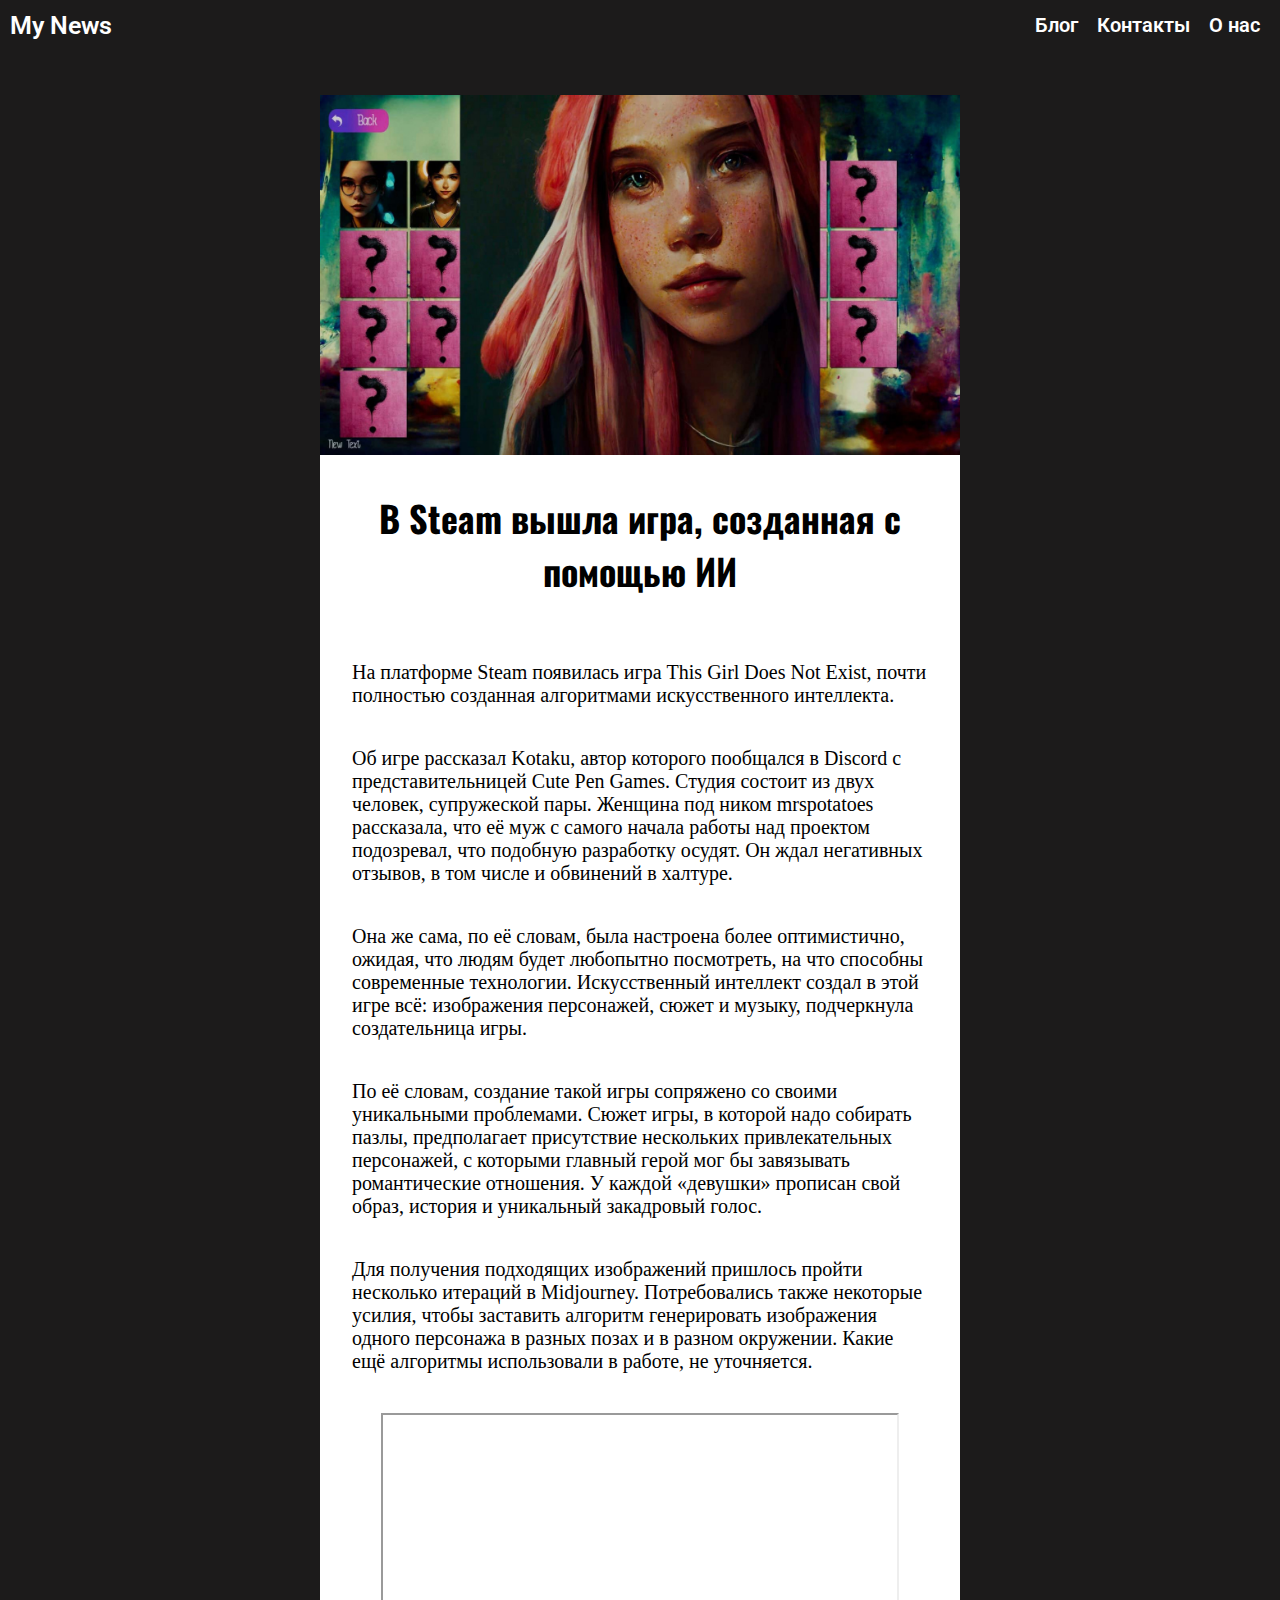
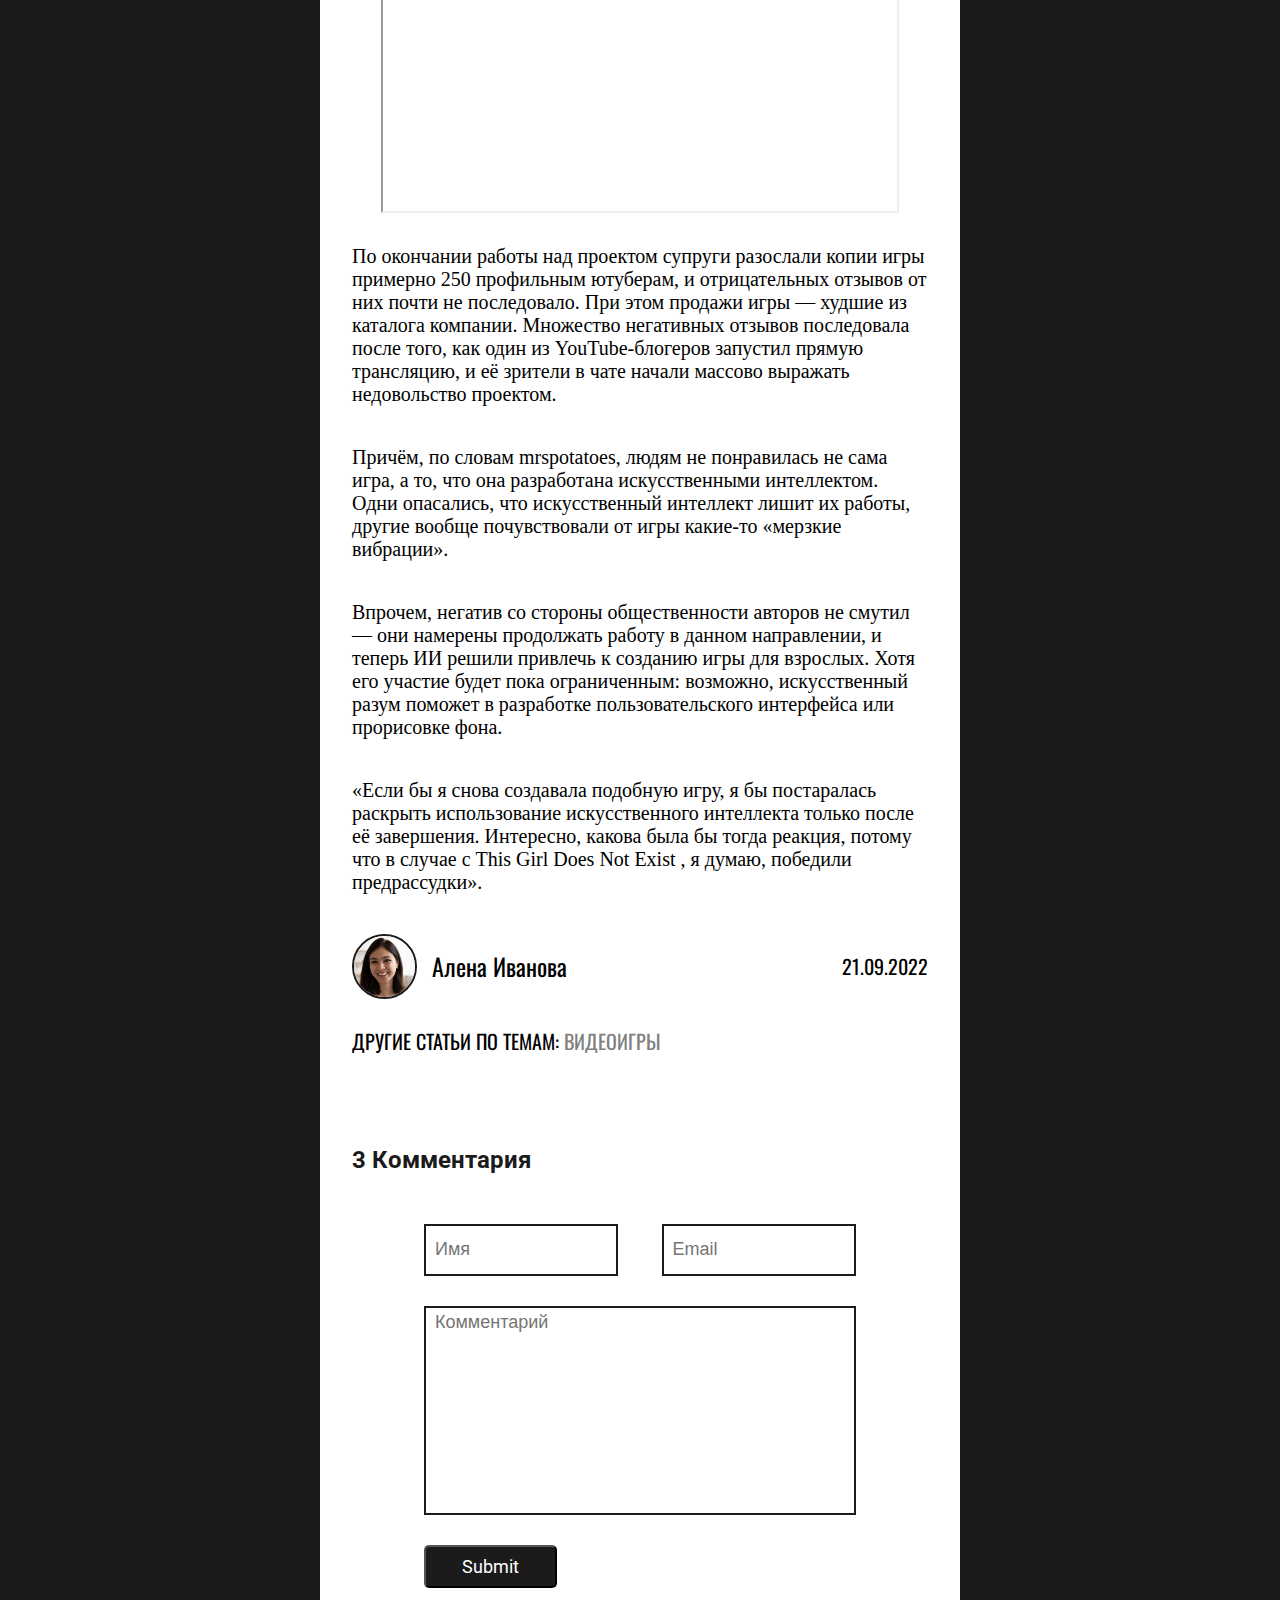
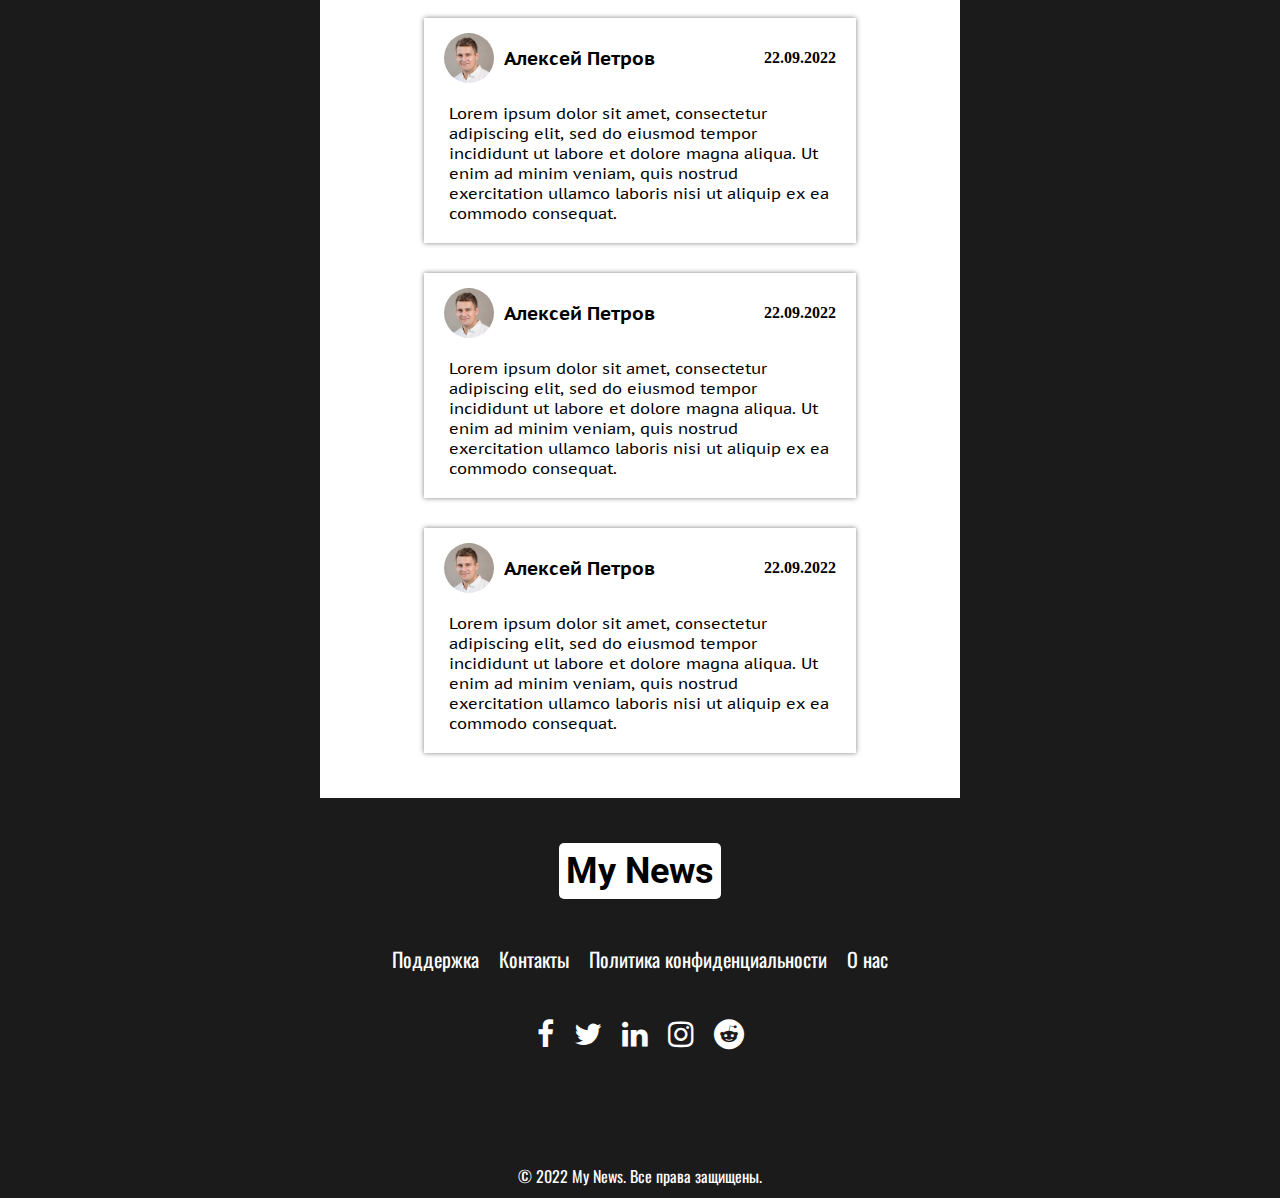
<file: blogpost.html>
<!DOCTYPE html>

<html lang="ru">
    
    <head>
        <meta charset="UTF-8">
        <meta name="viewport" content="width=device-width, initial-scale=1">
        <link href="css/blogpost.css" rel="stylesheet">
        <link href="https://fonts.googleapis.com/css2?family=Roboto:wght@500&display=swap" rel="stylesheet">
        <link href="https://fonts.googleapis.com/css2?family=Quicksand:wght@500&display=swap" rel="stylesheet">
        <link href="https://fonts.googleapis.com/css2?family=Oswald:wght@400;500&display=swap" rel="stylesheet">
        <link href="https://fonts.googleapis.com/css2?family=PT+Sans+Caption&display=swap" rel="stylesheet">
        <link rel="stylesheet" href="https://cdnjs.cloudflare.com/ajax/libs/font-awesome/4.7.0/css/font-awesome.min.css">
        <title>Статья</title>
    </head>

    <body>       
        <header>
            <nav>
                <div class="logo">
                    <a href = "#">My News</a>
                </div>
                <ul>
                    <li><a href="#">Блог</a></li>
                    <li><a href="#">Контакты</a></li>
                    <li><a href="#">О нас</a></li>
                </ul>
            </nav>
        </header>

        <main>
            <section class="container">
                
                <img src="images/videogame.jpeg" class="article-head" alt="AI videogame">
                
                <h1 class="article-name">В Steam вышла игра, созданная с помощью ИИ</h1>
                
                <section class="contents">
                    <p>На платформе Steam появилась игра This Girl Does Not Exist, почти полностью созданная алгоритмами искусственного интеллекта.</p>
                    <p>Об игре рассказал Kotaku, автор которого пообщался в Discord с представительницей Cute Pen Games. Студия состоит из двух человек,
                     супружеской пары. Женщина под ником mrspotatoes рассказала, что её муж с самого начала работы над проектом подозревал, что подобную разработку осудят. 
                     Он ждал негативных отзывов, в том числе и обвинений в халтуре.
                    </p>
                    <p>Она же сама, по её словам, была настроена более оптимистично, ожидая, что людям будет любопытно посмотреть, на что способны современные технологии. 
                    Искусственный интеллект создал в этой игре всё: изображения персонажей, сюжет и музыку, подчеркнула создательница игры.
                    </p>
                    <p>По её словам, создание такой игры сопряжено со своими уникальными проблемами. Сюжет игры, в которой надо собирать пазлы, предполагает присутствие 
                        нескольких привлекательных персонажей, с которыми главный герой мог бы завязывать романтические отношения. У каждой «девушки» прописан свой образ, 
                        история и уникальный закадровый голос.
                    </p>
                    <p>Для получения подходящих изображений пришлось пройти несколько итераций в Midjourney. Потребовались также некоторые усилия, чтобы заставить алгоритм 
                        генерировать изображения одного персонажа в разных позах и в разном окружении. Какие ещё алгоритмы использовали в работе, не уточняется.
                    </p>
                    <iframe src="https://www.youtube.com/embed/TPZ-KsKpxPs"></iframe>
                    <p>По окончании работы над проектом супруги разослали копии игры примерно 250 профильным ютуберам, и отрицательных отзывов от них почти не последовало. 
                        При этом продажи игры — худшие из каталога компании. Множество негативных отзывов последовала после того, как один из YouTube-блогеров запустил прямую 
                        трансляцию, и её зрители в чате начали массово выражать недовольство проектом.
                    </p>
                    <p>Причём, по словам mrspotatoes, людям не понравилась не сама игра, а то, что она разработана искусственными интеллектом. Одни опасались, что искусственный
                         интеллект лишит их работы, другие вообще почувствовали от игры какие-то «мерзкие вибрации».
                    </p>
                    <p>Впрочем, негатив со стороны общественности авторов не смутил — они намерены продолжать работу в данном направлении, и теперь ИИ решили привлечь к созданию
                         игры для взрослых. Хотя его участие будет пока ограниченным: возможно, искусственный разум поможет в разработке пользовательского интерфейса или прорисовке фона.
                    </p>
                    <p>«Если бы я снова создавала подобную игру, я бы постаралась раскрыть использование искусственного интеллекта только после её завершения. Интересно, какова была бы
                         тогда реакция, потому что в случае с This Girl Does Not Exist , я думаю, победили предрассудки».
                    </p>
                </section>
                
                <section class="info">
                    <div class="author">
                        <img src="images/journalist.jpg" alt="Author photo">
                        <h3>Алена Иванова</h3>
                    </div>
                    <time>
                        21.09.2022
                    </time>
                </section>
                
                <section class="tags">
                    <p>ДРУГИЕ СТАТЬИ ПО ТЕМАМ: <span><a href="#" class="tag" id="videogames">ВИДЕОИГРЫ</a></span></p>
                </section>  
                
                <section class="comment-section">
                    <h2>3 Комментария</h2>
                    <form>
                        <div class="identity">
                            <input name="name" placeholder="Имя" autocomplete="off" required>
                            <input type="text" name="email" placeholder="Email" autocomplete="off" required>
                        </div>                        
                        <input type="text" name="comment" placeholder="Комментарий" autocomplete="off" class="post-comment" required>
                        <input type="submit" name="post-comment" class="submit-button">
                    </form>

                    <article class="comment">
                        <div class="review-header">
                            <div class="author-info">
                                <img src="images/customer.jpg" alt="Comment author photo">
                                <h3 class="author-name">Алексей Петров</h3>
                            </div>
                            <time>22.09.2022</time>
                        </div>
                        <div class="review-text">
                            <p>Lorem ipsum dolor sit amet, consectetur adipiscing elit, sed do eiusmod tempor incididunt ut 
                                labore et dolore magna aliqua. Ut enim ad minim veniam, quis nostrud exercitation ullamco laboris 
                                nisi ut aliquip ex ea commodo consequat.
                            </p>
                        </div>
                    </article>

                    <article class="comment">
                        <div class="review-header">
                            <div class="author-info">
                                <img src="images/customer.jpg" alt="Comment author photo">
                                <h3 class="author-name">Алексей Петров</h3>
                            </div>
                            <time>22.09.2022</time>
                        </div>
                        <div class="review-text">
                            <p>Lorem ipsum dolor sit amet, consectetur adipiscing elit, sed do eiusmod tempor incididunt ut 
                                labore et dolore magna aliqua. Ut enim ad minim veniam, quis nostrud exercitation ullamco laboris 
                                nisi ut aliquip ex ea commodo consequat.
                            </p>
                        </div>
                    </article>

                    <article class="comment">
                        <div class="review-header">
                            <div class="author-info">
                                <img src="images/customer.jpg" alt="Comment author photo">
                                <h3 class="author-name">Алексей Петров</h3>
                            </div>
                            <time>22.09.2022</time>
                        </div>
                        <div class="review-text">
                            <p>Lorem ipsum dolor sit amet, consectetur adipiscing elit, sed do eiusmod tempor incididunt ut 
                                labore et dolore magna aliqua. Ut enim ad minim veniam, quis nostrud exercitation ullamco laboris 
                                nisi ut aliquip ex ea commodo consequat.
                            </p>
                        </div>
                    </article>
                        
                    </section>
                </section>
            </section>
        </main>

        <footer>
            <section class="container-footer">
                <div class="logo-footer">
                    <a href="#"><h2>My News</h2></a>
                </div>
                <nav class="info-footer">
                    <ul>
                        <li><a href="">Поддержка</a></li>
                        <li><a href="">Контакты</a></li>
                        <li><a href="">Политика конфиденциальности</a></li>
                        <li><a href="">О нас</a></li>                       
                    </ul>
                </nav>
                <section class = "social-links">
                    <a href="#" class="fa fa-facebook"></a>
                    <a href="#" class="fa fa-twitter"></a>
                    <a href="#" class="fa fa-linkedin"></a>
                    <a href="#" class="fa fa-instagram"></a>
                    <a href="#" class="fa fa-reddit"></a>
                </section>
                <p class="copyright">&copy 2022 My News. Все права защищены.</p>
            </section>
        </footer>
    </body>
</html>
</file>
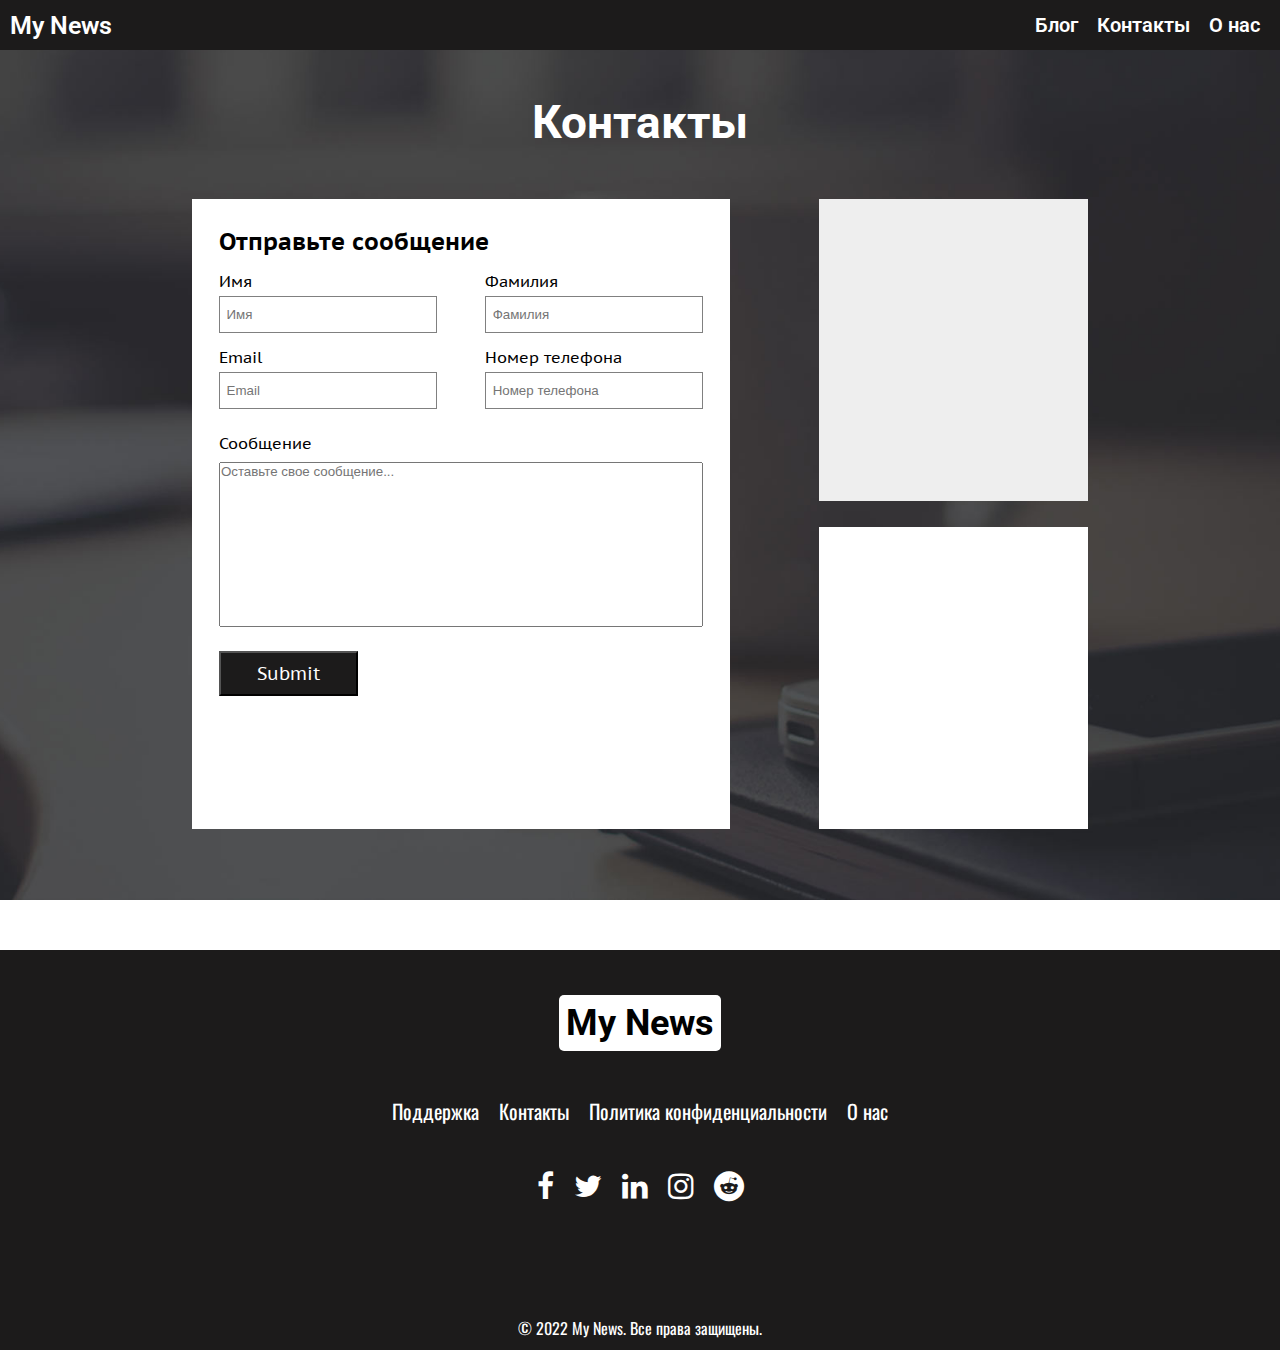
<file: contacts.html>
<!DOCTYPE html>

<html lang="ru">
    
    <head>
        <meta charset="UTF-8">
        <meta name="viewport" content="width=device-width, initial-scale=1">
        <link href="css/contacts.css" rel="stylesheet">
        <link href="https://fonts.googleapis.com/css2?family=Roboto:wght@500&display=swap" rel="stylesheet">
        <link href="https://fonts.googleapis.com/css2?family=Quicksand:wght@500&display=swap" rel="stylesheet">
        <link href="https://fonts.googleapis.com/css2?family=Oswald:wght@400;500&display=swap" rel="stylesheet">
        <link href="https://fonts.googleapis.com/css2?family=PT+Sans+Caption&display=swap" rel="stylesheet">
        <link rel="stylesheet" href="https://cdnjs.cloudflare.com/ajax/libs/font-awesome/4.7.0/css/font-awesome.min.css">

        <script type="text/javascript" charset="utf-8" async 
        src="https://api-maps.yandex.ru/services/constructor/1.0/js/?um=constructor%3A55a91c0b3a271625636b17c3ffc0ab208ffc7f1bd7eed310da21653db5369930&amp;width=500&amp;height=400&amp;lang=ru_RU&amp;scroll=true">
        </script>
        <title>Блог</title>
    </head>
    
    <body>       
        <header>
            <nav>
                <div class="logo">
                    <a href = "#">My News</a>
                </div>
                <ul>
                    <li><a href="#">Блог</a></li>
                    <li><a href="#">Контакты</a></li>
                    <li><a href="#">О нас</a></li>
                </ul>
            </nav>
        </header>

        <main>
            <section class="container">
                <h1>Контакты</h1>
                <section class="contents">
                    <form>
                        <h2>Отправьте сообщение</h2>
                        <div class="form-row">
                            <div class="form-column">
                                <p>Имя</p>
                                <input type="text" placeholder="Имя">
                            </div>
                            <div class="form-column">
                                <p>Фамилия</p>
                                <input type="text" placeholder="Фамилия">
                            </div>
                        </div>
                        <div class="form-row">
                            <div class="form-column">
                                <p>Email</p>
                                <input type="text" placeholder="Email">
                            </div>
                            <div class="form-column">
                                <p>Номер телефона</p>
                                <input type="text" placeholder="Номер телефона">
                            </div>
                        </div>
                        <div class="form-message">
                            <p>Сообщение</p>
                            <input type="text" placeholder="Оставьте свое сообщение...">
                        </div>
                        <input type="submit" class="submit-button">
                    </form>
                    <div class="info">
                        <div class="contacts">

                        </div>
                        <div class="map">

                        </div>
                    </div>
                </section>
            </section>
        </main>

        <footer>
            <section class="container-footer">
                <div class="logo-footer">
                    <a href="#"><h2>My News</h2></a>
                </div>
                <nav class="info-footer">
                    <ul>
                        <li><a href="">Поддержка</a></li>
                        <li><a href="">Контакты</a></li>
                        <li><a href="">Политика конфиденциальности</a></li>
                        <li><a href="">О нас</a></li>                       
                    </ul>
                </nav>
                <section class = "social-links">
                    <a href="#" class="fa fa-facebook"></a>
                    <a href="#" class="fa fa-twitter"></a>
                    <a href="#" class="fa fa-linkedin"></a>
                    <a href="#" class="fa fa-instagram"></a>
                    <a href="#" class="fa fa-reddit"></a>
                </section>
                <p class="copyright">&copy 2022 My News. Все права защищены.</p>
            </section>
        </footer>
    
    </body>

</html>
</file>
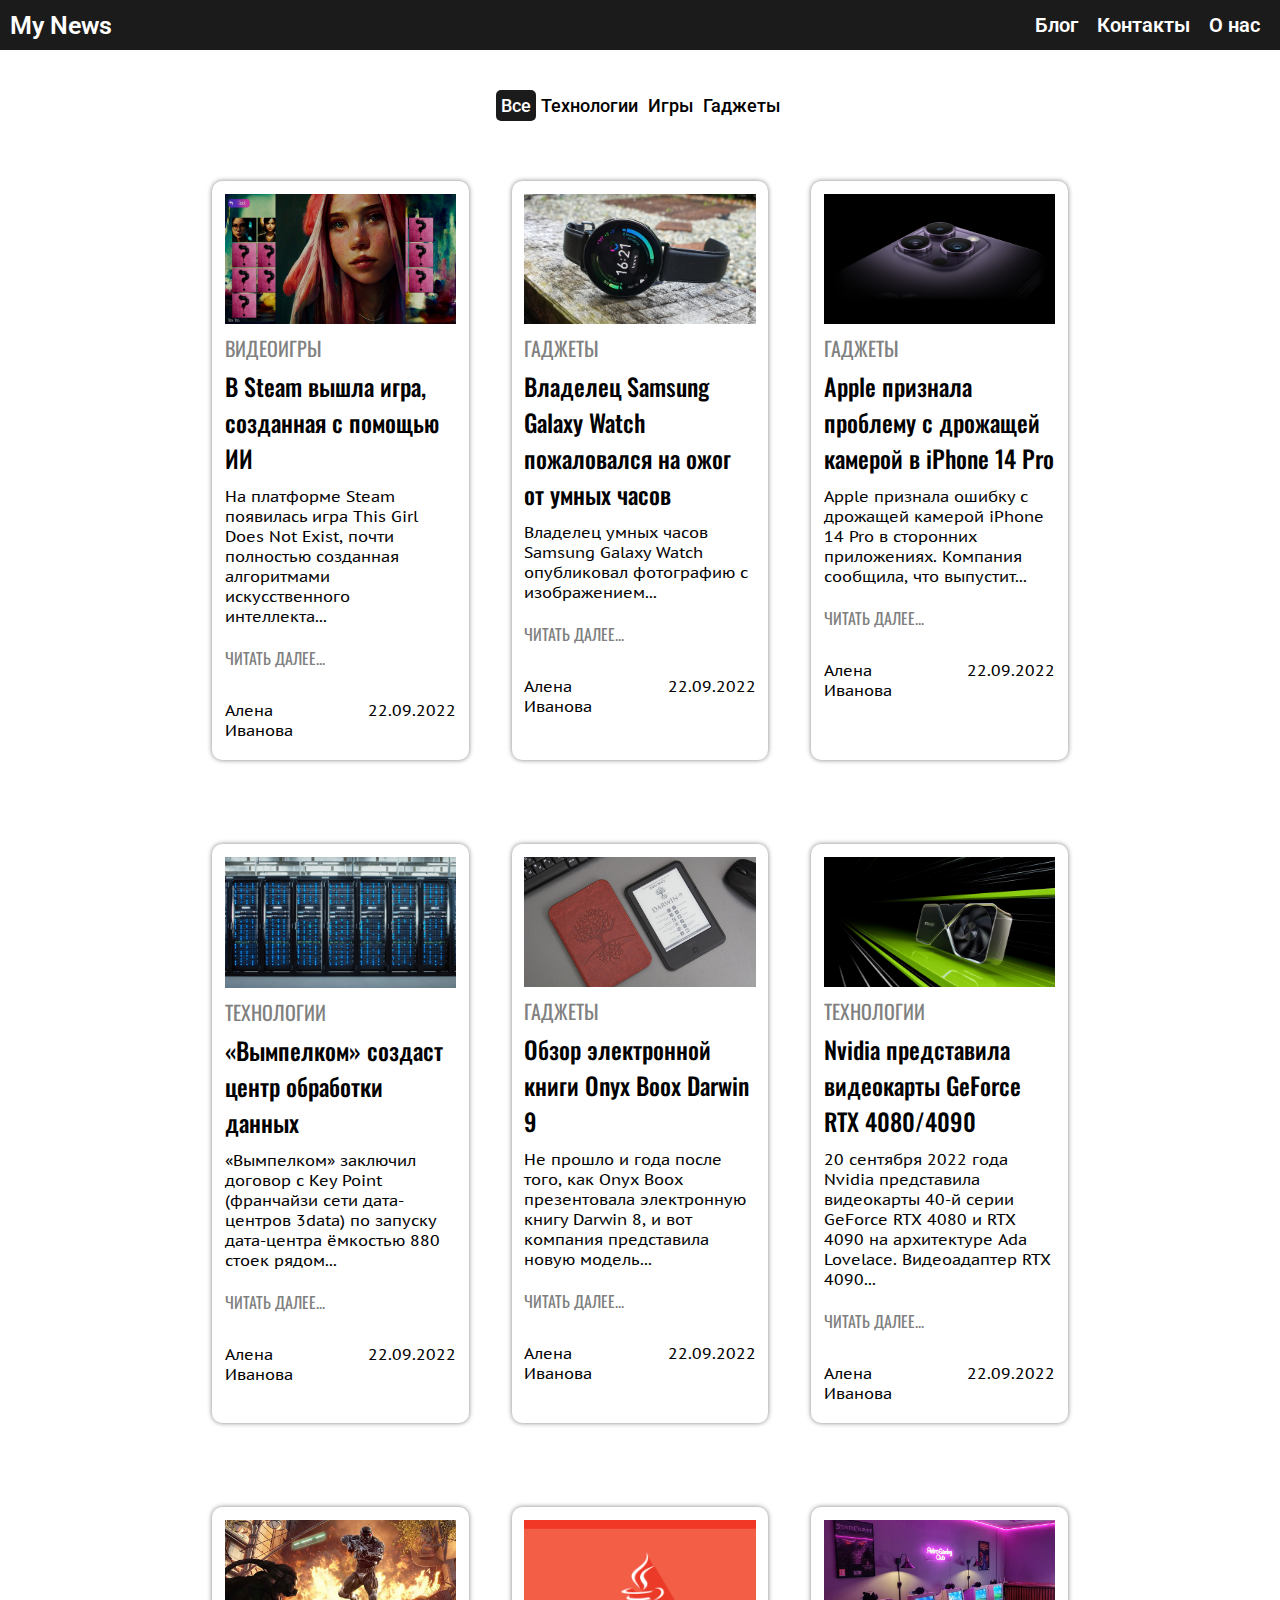
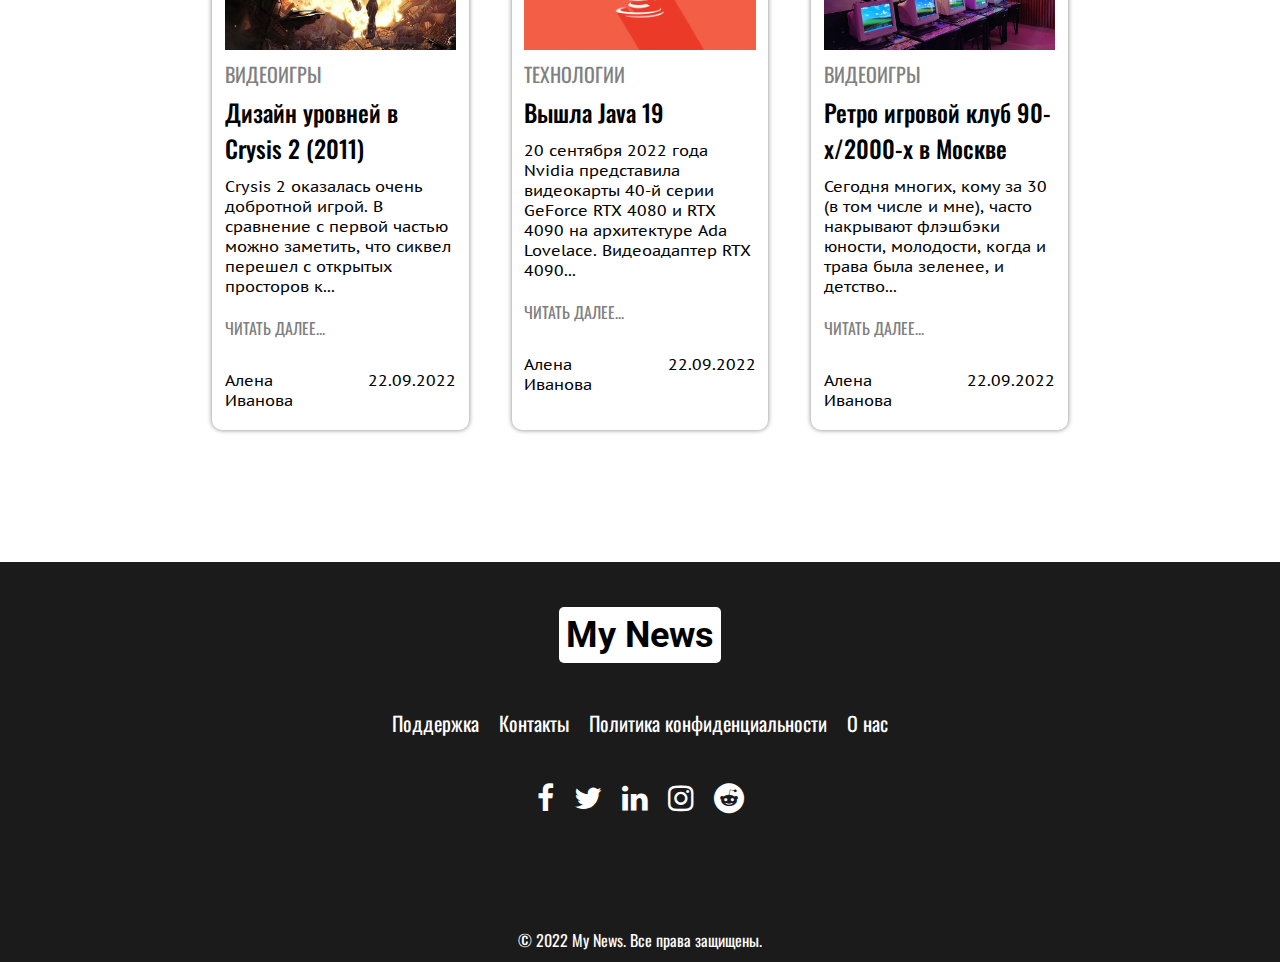
<file: feed.html>
<!DOCTYPE html>

<html lang="ru">
    
    <head>
        <meta charset="UTF-8">
        <meta name="viewport" content="width=device-width, initial-scale=1">
        <link href="css/feed.css" rel="stylesheet">
        <link href="https://fonts.googleapis.com/css2?family=Roboto:wght@500&display=swap" rel="stylesheet">
        <link href="https://fonts.googleapis.com/css2?family=Quicksand:wght@500&display=swap" rel="stylesheet">
        <link href="https://fonts.googleapis.com/css2?family=Oswald:wght@400;500&display=swap" rel="stylesheet">
        <link href="https://fonts.googleapis.com/css2?family=PT+Sans+Caption&display=swap" rel="stylesheet">
        <link rel="stylesheet" href="https://cdnjs.cloudflare.com/ajax/libs/font-awesome/4.7.0/css/font-awesome.min.css">
        <title>Блог</title>
    </head>
    
    <body>       
        <header>
            <nav>
                <div class="logo">
                    <a href = "#">My News</a>
                </div>
                <ul>
                    <li><a href="#">Блог</a></li>
                    <li><a href="#">Контакты</a></li>
                    <li><a href="#">О нас</a></li>
                </ul>
            </nav>
        </header>

        <main>
            <div class="container">
                <nav class="themes">
                    <button id="all" class="active-button">Все</button>
                    <button id="tech">Технологии</button>
                    <button id="vg">Игры</button>
                    <button id="gadget">Гаджеты</button>
                </nav>

                <section class="articles">

                    <article class="videogames">
                        <a href=""><img src="images/videogame.jpeg" alt="AI videogame"></a>
                        <p class="theme">ВИДЕОИГРЫ</p>
                        <h2>В Steam вышла игра, созданная с помощью ИИ</h2>
                        <p>На платформе Steam появилась игра This Girl Does Not Exist, почти полностью созданная алгоритмами искусственного интеллекта...</p>
                        <a href ="#" class="read-more"> ЧИТАТЬ ДАЛЕЕ...</a>
                          <section class="info">
                              <p>Алена Иванова</p>
                              <time>22.09.2022</time>
                          </section>
                    </article>

                    <article class="gadgets">
                        <a href=""><img src="images/watch.jpeg" alt="Smart Watch"></a>
                        <p class="theme">ГАДЖЕТЫ</p>
                        <h2>Владелец Samsung Galaxy Watch пожаловался на ожог от умных часов</h2>
                        <p>Владелец умных часов Samsung Galaxy Watch опубликовал фотографию с изображением...</p>
                        <a href ="#" class="read-more"> ЧИТАТЬ ДАЛЕЕ...</a>
                        <section class="info">
                          <p>Алена Иванова</p>
                          <time>22.09.2022</time>
                      </section>
                    </article>

                    <article class="gadgets">
                        <a href=""><img src="images/iphone.jpg" alt="iPhone camera"></a>
                        <p class="theme">ГАДЖЕТЫ</p>
                        <h2>Apple признала проблему с дрожащей камерой в iPhone 14 Pro</h2>
                        <p>Apple признала ошибку с дрожащей камерой iPhone 14 Pro в сторонних приложениях. Компания сообщила, что выпустит...</p>
                        <a href ="#" class="read-more"> ЧИТАТЬ ДАЛЕЕ...</a>
                        <section class="info">
                            <p>Алена Иванова</p>
                            <time>22.09.2022</time>
                        </section>
                    </article>
                    
                    <article class="tech">
                      <a href=""><img src="images/server.jpeg" alt="Server room"></a>
                      <p class="theme">ТЕХНОЛОГИИ</p>
                      <h2>«Вымпелком» создаст центр обработки данных</h2>
                      <p>«Вымпелком» заключил договор с Key Point (франчайзи cети дата-центров 3data) по запуску дата-центра ёмкостью 880 стоек рядом...</p>
                      <a href ="#" class="read-more"> ЧИТАТЬ ДАЛЕЕ...</a>
                      <section class="info">
                        <p>Алена Иванова</p>
                        <time>22.09.2022</time>
                      </section>
                    </article>

                    <article class="gadgets">
                        <a href=""><img src="images/book.jpg" alt="eBook"></a>
                        <p class="theme">ГАДЖЕТЫ</p>
                        <h2>Обзор электронной книги Onyx Boox Darwin 9</h2>
                        <p>Не прошло и года после того, как Onyx Boox презентовала электронную книгу Darwin 8, и вот компания представила новую модель...</p>
                        <a href ="#" class="read-more"> ЧИТАТЬ ДАЛЕЕ...</a>
                        <section class="info">
                          <p>Алена Иванова</p>
                          <time>22.09.2022</time>
                        </section>
                    </article>

                    <article class="tech">
                        <a href=""><img src="images/gpu.jpeg" alt="RTX GPU"></a>
                        <p class="theme">ТЕХНОЛОГИИ</p>
                        <h2>Nvidia представила видеокарты GeForce RTX 4080/4090</h2>
                        <p>20 сентября 2022 года Nvidia представила видеокарты 40-й серии GeForce RTX 4080 и RTX 4090 на архитектуре Ada Lovelace. Видеоадаптер RTX 4090...</p>
                        <a href ="#" class="read-more"> ЧИТАТЬ ДАЛЕЕ...</a>
                        <section class="info">
                            <p>Алена Иванова</p>
                            <time>22.09.2022</time>
                        </section>
                    </article>


                    <article class="videogames">
                        <a href=""><img src="images/crysis.jpg" alt="Crysis 2"></a>
                        <p class="theme">ВИДЕОИГРЫ</p>
                        <h2>Дизайн уровней в Crysis 2 (2011)</h2>
                        <p>Crysis 2 оказалась очень добротной игрой. В сравнение с первой частью можно заметить, что сиквел перешел с открытых просторов к...</p>
                        <a href ="#" class="read-more"> ЧИТАТЬ ДАЛЕЕ...</a>
                        <section class="info">
                          <p>Алена Иванова</p>
                          <time>22.09.2022</time>
                        </section>
                    </article>

                    <article class="tech">
                        <a href=""><img src="images/java.jpg" alt="Java logo"></a>
                        <p class="theme">ТЕХНОЛОГИИ</p>
                        <h2>Вышла Java 19</h2>
                        <p>20 сентября 2022 года Nvidia представила видеокарты 40-й серии GeForce RTX 4080 и RTX 4090 на архитектуре Ada Lovelace. Видеоадаптер RTX 4090...</p>
                        <a href ="#" class="read-more"> ЧИТАТЬ ДАЛЕЕ...</a>
                        <section class="info">
                            <p>Алена Иванова</p>
                            <time>22.09.2022</time>
                        </section>
                    </article>


                    <article class="videogames">
                        <a href=""><img src="images/retro.jpg" alt="Retro PC"></a>
                        <p class="theme">ВИДЕОИГРЫ</p>
                        <h2>Ретро игровой клуб 90-х/2000-х в Москве</h2>
                        <p>Сегодня многих, кому за 30 (в том числе и мне), часто накрывают флэшбэки юности, молодости, когда и трава была зеленее, и детство...</p>
                        <a href ="#" class="read-more"> ЧИТАТЬ ДАЛЕЕ...</a>
                        <section class="info">
                          <p>Алена Иванова</p>
                          <time>22.09.2022</time>
                        </section>
                    </article>


            </div>
        </main>

        <footer>
            <section class="container-footer">
                <div class="logo-footer">
                    <a href="#"><h2>My News</h2></a>
                </div>
                <nav class="info-footer">
                    <ul>
                        <li><a href="">Поддержка</a></li>
                        <li><a href="">Контакты</a></li>
                        <li><a href="">Политика конфиденциальности</a></li>
                        <li><a href="">О нас</a></li>                       
                    </ul>
                </nav>
                <section class = "social-links">
                    <a href="#" class="fa fa-facebook"></a>
                    <a href="#" class="fa fa-twitter"></a>
                    <a href="#" class="fa fa-linkedin"></a>
                    <a href="#" class="fa fa-instagram"></a>
                    <a href="#" class="fa fa-reddit"></a>
                </section>
                <p class="copyright">&copy 2022 My News. Все права защищены.</p>
            </section>
        </footer>

        <script>
            
            function change_theme(event) {
                var disable;
                buttons = document.querySelectorAll('button');
                var trigger = event.srcElement;
                if (trigger.tagName == 'BUTTON') {

                    for (var i = 0; i < buttons.length; i++) {
                    buttons[i].classList.remove('active-button');                  
                    }
                    trigger.className = "active-button";

                    if (trigger.id = "tech") {
                        disable = document.querySelectorAll('.videogames');
                        for (var i = 0; i < disable.length; i++) {
                            disable[i].style.display = 'none';
                        }
                        disable = document.querySelectorAll('.gadgets');
                        for (var i = 0; i < disable.length; i++) {
                            disable[i].style.display = 'none';
                        }
                    }

                }
            }

            document.querySelector('.themes').addEventListener('click', change_theme);

        </script>
    </body>

</html>
</file>
<file: css/blogpost.css>
* {
    margin: 0;
    padding: 0;
    box-sizing: border-box;
}

::selection {
	background: #BBBBBB;
}


/* Navbar */


header nav {
    display: flex;
    justify-content: space-between;
    align-items: center;
    
    height: 50px;
    width: 100%;
    background: #1c1b1b;

    font-family: 'Roboto', sans-serif;
}

header nav a {
    text-decoration: none;
}

.logo {
    margin-left: 10px;
}

.logo a {
    font-size: 25px;
    color: white;
    font-weight: 600;
}

header nav ul { 
    list-style-type: none;
    margin-right: 10px;

}

header nav ul li {
    display: inline-block;
}

header nav ul li a {
    color: white;
    margin-right: 5px;
    font-size: 20px;
    font-weight: 600;
    padding: 5px;
    border-radius: 5px;
}

header nav ul li a:hover {
    background: white;
    color: black;
}

/* Main container */

main {
    display: flex;
    height: 100%;
    width: 100%;
    justify-content: center;
    background: #1c1b1b;
}

.container {
    display: flex;
    flex-direction: column;
    align-items: center;
    margin-top: 5vh;
    background: white;
    width: 50%;
    height: 100%;
}

.article-head {
    max-width: 100%;
}

.article {
    display: flex;
    flex-direction: column;
    align-items: center;
    width: 100%;
    height: 100%;
    background: white;
}


.article-name {
    margin-top: 4vh;
    font-size: 36px;
    width: 90%;
    text-align: center;
    font-family: 'Oswald', sans-serif;
}

.contents {
    margin-top: 4em;
    display: flex;
    flex-direction: column;
    align-items: center;
    width: 90%;
}

.contents p {

    margin-bottom: 2em;
    font-size: 20px;
}

.contents iframe {
    width: 90%;
    height: 400px;
    margin-bottom: 2em;
}

.info {
    display: flex;
    width: 90%;
    flex-direction: row;
    justify-content: space-between;
    align-items: center;
}

.author {
    display: flex;
    flex-direction: row;
    align-items: center;
}

.author img {
    max-width: 65px;
    border-radius: 50%;
    border: 2px solid #1c1b1b;
}

.author h3 {
    margin-left: 15px;
    font-family: 'Oswald', sans-serif;
    font-weight: 400;
    font-size: 24px;
}

.info time {
    font-family: 'Oswald', sans-serif;
    font-size: 20px;
}

.tags {
    display: flex;
    flex-direction: row;
    font-family: 'Oswald', sans-serif;
    font-size: 20px;
    margin-top: 3vh;
    width: 90%;
}

.tags a {
    text-decoration: none;
    color: gray;
}


/* Comment section */

.comment-section {
    margin-top: 10vh;
    margin-bottom: 5vh;
    width: 90%;
    display: flex;
    flex-direction: column;
    align-items: center;
}

.comment-section h2 {
    margin-right: auto;
    font-family: 'Roboto', sans-serif;
    color: #1c1b1b;
}


form {
    margin-top: 50px;
    width: 75%;
    display: flex;
    flex-direction: column;
    align-items: center;
}

.identity {
    width: 100%;
    display: flex;
    flex-direction: row;
    justify-content: space-between;
}

.identity input {
    padding: 0.75em 0.5em;
    width: 45%;
    font-size: 18px;
    border: 2px solid #1c1b1b;
}

.identity input:last-child {
    margin-right: 0;
}

.post-comment {
    margin-top: 30px;
    width: 100%;
    padding: 0.25em 0.5em 10em 0.5em;
    border: 2px solid #1c1b1b;
    font-size: 18px;
}

.submit-button {
    margin-top: 30px;
    margin-right: auto;
    font-size: 18px;
    padding: 0.5em 2em;
    background: #1c1b1b;
    color: white;
    border-radius: 5px;
    font-family: 'Roboto', sans-serif;
}

.comment {
    margin-top: 30px;
    padding: 15px 20px;
    display: flex;
    flex-direction: column;
    width: 75%;
    box-shadow: 0 0 5px gray;
}

.review-header {
    display: flex;
    flex-direction: row;
    justify-content: space-between;
    align-items: center;
}

.author-info {
    display: flex;
    flex-direction: row;
    align-items: center;
}

.author-info img {
    max-width: 50px;
    border-radius: 50%;
}

.author-name {
    margin-left: 10px;
    font-family:'PT Sans Caption', sans-serif;
}

.review-header time {
    font-weight: 600;
}

.review-text {
    margin-top: 15px;
    padding: 5px;
    font-size: 16px;
    font-family:'PT Sans Caption', sans-serif;
}

/* Footer */

footer {

    display: flex;
    flex-direction: column;
    align-items: center;
    background: #1c1b1b;
    height: 400px;
}

.container-footer {
    display: flex;
    flex-direction: column;
    width: 60vw;
    height: 100%;
}

.logo-footer {
    margin-top: 5vh;
    display: flex;
    justify-content: center;
    align-items: center;
}

.logo-footer a {
    
    text-decoration: none;
}

.logo-footer h2 {
    background: white;
    color: black;
    font-size: 36px;
    font-family: 'Roboto', sans-serif;
    padding: 7px;
    border-radius: 5px;

}

.info-footer {
    font-family: 'Oswald', sans-serif;
    margin-top: 5vh;
    display: flex;
    justify-content: center;
}

.info-footer ul {
    display: flex;
    list-style-type: none;
}

.info-footer li {
    display: inline;
    margin-right: 20px;
}

.info-footer li:last-child {
    margin-right: 0;
}

.info-footer a {
    text-decoration: none;
    font-size: 20px;
    color: white;
}

.social-links {
    margin-top: 5vh;
    display: flex;
    justify-content: center;

}

.social-links a {
    text-decoration: none;
    color: white;
    font-size: 30px;
    margin-right: 20px;
}

.social-links a:last-child {
    margin-right: 0;
} 

.copyright {
    font-family: 'Oswald', sans-serif;
    margin-bottom: 10px;
    margin-top: auto;
    color: white;
    text-align: center;
}

@media only screen and (max-width: 1000px) {
    
    .container {
        width: 90%;
        margin-top: 2vh;
    }

    footer {
        margin-top: 100px;
    }

    .container-footer {
        width: 80vw;
    }

    .contents iframe {
        height: 300px;
    }
}


@media only screen and (max-width: 700px) {

    .container {
        width: 100%;
        margin-top: 0;
    }

    .info-footer {
        margin-top: 5vh;
    }

    .info-footer ul {
        flex-direction: column;
        align-items: center;
    }

    .info-footer li {
        margin-right: 0;
        margin-top: 5px;
    }

    .author img {
        max-width: 50px;
        border-radius: 50%;
        border: 2px solid #1c1b1b;
    }

    .author p {
        margin-left: 15px;
        font-family: 'Oswald', sans-serif;
        font-size: 20px;
    }
    
    .date {
        font-family: 'Oswald', sans-serif;
        font-size: 16px;
    }

    .contents iframe {
        height: 200px;
    }

    .identity {
        flex-direction: column;
    }

    .identity input {
        width: 100%;
        margin-bottom: 20px;
    }

}
</file>
<file: css/contacts.css>
* {
	margin: 0;
	padding: 0;
	box-sizing: border-box;
}

::selection {
	background: #BBBBBB;
}

/* Navbar */

header {
    height: 50px;
    display: flex;
    flex-direction: column;
    align-items: center;
    background: #1c1b1b;
}

header nav {
    display: flex;
    justify-content: space-between;
    align-items: center;
    height: 50px;
    width: 100%;
    font-family: 'Roboto', sans-serif;
}

header nav a {
    text-decoration: none;
}

.logo {
    margin-left: 10px;
}

.logo a {
    font-size: 25px;
    color: white;
    font-weight: 600;
}

header nav ul { 
    list-style-type: none;
    margin-right: 10px;

}

header nav ul li {
    display: inline-block;
}

header nav ul li a {
    color: white;
    margin-right: 5px;
    font-size: 20px;
    font-weight: 600;
    padding: 5px;
    border-radius: 5px;
}

header nav ul li a:hover {
    background: white;
    color: black;
}

/* Main */

main {
    background-image: url("background/contacts.jpg");
	background-position: center;
	background-repeat: no-repeat;
	background-size: cover;
	background-attachment: fixed;
    
    display: flex;
    justify-content: center;
    height: 100vh;
    width: 100%;
}

.container {
    display: flex;
    flex-direction: column;
    align-items: center;
    width: 70%;
    height: 100%;
}

.container h1 {
    margin-top: 5vh;
    color: white;
    font-size: 46px;
    font-family: 'Roboto', sans-serif;
}

.contents {
    margin-top: 50px;
    display: flex;
    flex-direction: row;
    width: 100%;
    height: 70vh;
}

.contents form {
    background: white;
    width: 60%;
    padding: 3%;
}

form h2 {
    font-family:'PT Sans Caption', sans-serif;
}

.form-row {
    margin-top: 3%;
    display: flex;
    flex-direction: row;
    justify-content: space-between;
    width: 100%;
}

.form-column {
    display: flex;
    flex-direction: column;
    width: 45%;
}

.form-column p {
    font-family:'PT Sans Caption', sans-serif;
}

.form-column input {
    margin-top: 2%;
    padding: 0.75em 0.5em;
    border: 1px solid gray;
}

.form-message {
    margin-top: 5%;
}

.form-message p {
    font-family:'PT Sans Caption', sans-serif;
}

.form-message input {
    margin-top: 2%;
    width: 100%;
    padding-bottom: 30%;
}

.submit-button {
    margin-top: 5%;
    background: #1c1b1b;
    color: white;
    font-family:'PT Sans Caption', sans-serif;
    font-size: 18px;
    padding: 0.5em 2em;
}

.info {
    width: 30%;
    margin-left: 10%;
    display: flex;
    flex-direction: column;
}

.contacts {
    background: #EEEEEE;
    width: 100%;
    height: 50%;
    margin-bottom: 10%;
}

.map {
    background: white;
    height: 50%;
}

/* Footer */

footer {
    display: flex;
    flex-direction: column;
    align-items: center;
    background: #1c1b1b;
    height: 400px;
}

.container-footer {
    display: flex;
    flex-direction: column;
    width: 60vw;
    height: 100%;
    background: #1c1b1b;
}

.logo-footer {
    margin-top: 5vh;
    display: flex;
    justify-content: center;
    align-items: center;
    background: #1c1b1b;
}

.logo-footer a {
    text-decoration: none;
}

.logo-footer h2 {
    background: white;
    color: black;
    font-size: 36px;
    font-family: 'Roboto', sans-serif;
    padding: 7px;
    border-radius: 5px;

}

.info-footer {
    font-family: 'Oswald', sans-serif;
    margin-top: 5vh;
    display: flex;
    justify-content: center;
    background: #1c1b1b;
}

.info-footer ul {
    display: flex;
    list-style-type: none;
    background: #1c1b1b;
}

.info-footer li {
    display: inline;
    margin-right: 20px;
    background: #1c1b1b;
}

.info-footer li:last-child {
    margin-right: 0;
}

.info-footer a {
    text-decoration: none;
    font-size: 20px;
    color: white;
    background: #1c1b1b;
}

.social-links {
    margin-top: 5vh;
    display: flex;
    justify-content: center;
    background: #1c1b1b;
}

.social-links a {
    text-decoration: none;
    color: white;
    font-size: 30px;
    margin-right: 20px;
    background: #1c1b1b;
}

.social-links a:last-child {
    margin-right: 0;
} 

.copyright {
    font-family: 'Oswald', sans-serif;
    margin-bottom: 10px;
    margin-top: auto;
    color: white;
    text-align: center;
    background: #1c1b1b;
}
</file>
<file: css/feed.css>
* {
    margin: 0;
    padding: 0;
    box-sizing: border-box;
}

::selection {
	background: #BBBBBB;
}

/* Navbar */


header nav {
    display: flex;
    justify-content: space-between;
    align-items: center;
    
    height: 50px;
    width: 100%;
    background: #1c1b1b;

    font-family: 'Roboto', sans-serif;
}

header nav a {
    text-decoration: none;
}

.logo {
    margin-left: 10px;
}

.logo a {
    font-size: 25px;
    color: white;
    font-weight: 600;
}

header nav ul { 
    list-style-type: none;
    margin-right: 10px;

}

header nav ul li {
    display: inline-block;
}

header nav ul li a {
    color: white;
    margin-right: 5px;
    font-size: 20px;
    font-weight: 600;
    padding: 5px;
    border-radius: 5px;
}

header nav ul li a:hover {
    background: white;
    color:black;
}


/* Main container */

main {
    display: flex;
    justify-content: center;
}

.container {
    display: flex;
    flex-direction: column;
    align-items: center;
    width: 70vw;
    height: 100%;
}


/* Theme selector */

.themes {
    margin: 40px 0 60px 0;
    display: flex;
    justify-content: center;
    max-width: 80%;
    flex-wrap: wrap;
}

button {
    padding: 5px;
    border: none;
    background: none;
    font-size: 18px;
    font-family: 'Roboto', sans-serif;
    font-weight: 500;
}

button:hover {
    cursor: pointer;
}

.active-button {
    padding: 5px;
    border-radius: 5px;
    background: #1c1b1b;
    color: white;
    font-size: 18px;
}

/* Articles grid */

.articles {
    max-width: 100%;
    display: grid;
    margin-left: 20px;
    margin-right: 20px;
    grid-template-columns: 1fr 1fr 1fr;
    gap: 5%;
} 

article {
    display: flex;
    flex-direction: column;

    border-radius: 10px;
    box-shadow: 0 0 5px gray;
}

article:hover {
    box-shadow: 0 0 20px gray;
}

.read-more {
    text-decoration: none;
    margin: 20px 5% 0 5%;

    font-size: 16px;
    color: gray;
    font-family: 'Oswald', sans-serif;
    font-weight: 400;
}

article img {
    max-width: 90%;
    align-self: center;
    margin: 5% 5% 0 5%;
}

.theme {
    margin: 2% 5% 0 5%;
    font-size: 20px;
    color: gray;
    font-family: 'Oswald', sans-serif;
    font-weight: 400;
}

article h2 {
    margin: 5px 5% 0 5%;
    font-size: 24px;
    font-family: 'Oswald', sans-serif;
    font-weight: 500;
}

article p {
    margin: 10px 5% 0 5%;
    font-size: 16px;
    font-family: 'PT Sans Caption', sans-serif;

}

.info {

    margin: 20px 0;
    display: flex;
    justify-content: space-between;
    justify-self: flex-end;
    font-family: 'PT Sans Caption', sans-serif;

}

.info time {
    margin: 10px 5% 0 5%;
    font-size: 16px;
    font-family: 'PT Sans Caption', sans-serif;
}

/* Footer */

footer {
    margin-top: 300px;
    display: flex;
    flex-direction: column;
    align-items: center;
    background: #1c1b1b;
    height: 400px;
}

.container-footer {
    display: flex;
    flex-direction: column;
    width: 60vw;
    height: 100%;
}

.logo-footer {
    margin-top: 5vh;
    display: flex;
    justify-content: center;
    align-items: center;
}

.logo-footer a {
    
    text-decoration: none;
}

.logo-footer h2 {
    background: white;
    color: black;
    font-size: 36px;
    font-family: 'Roboto', sans-serif;
    padding: 7px;
    border-radius: 5px;

}

.info-footer {
    font-family: 'Oswald', sans-serif;
    margin-top: 5vh;
    display: flex;
    justify-content: center;
}

.info-footer ul {
    display: flex;
    list-style-type: none;
}

.info-footer li {
    display: inline;
    margin-right: 20px;
}

.info-footer li:last-child {
    margin-right: 0;
}

.info-footer a {
    text-decoration: none;
    font-size: 20px;
    color: white;
}

.social-links {
    margin-top: 5vh;
    display: flex;
    justify-content: center;

}

.social-links a {
    text-decoration: none;
    color: white;
    font-size: 30px;
    margin-right: 20px;
}

.social-links a:last-child {
    margin-right: 0;
} 

.copyright {
    font-family: 'Oswald', sans-serif;
    margin-bottom: 10px;
    margin-top: auto;
    color: white;
    text-align: center;
}


@media only screen and (max-width: 1250px) {

    .container {
        width: 80vw;
    }

}


@media only screen and (max-width: 1000px) {

    .container {
        width: 90vw;
    }

    .articles {
        grid-template-columns: 1fr 1fr;
        row-gap: 5vh;
    }

    footer {
        margin-top: 100px;
    }

    .container-footer {
        width: 80vw;
    }  

}


@media only screen and (max-width: 700px) {

    .container {
        width: 90vw;
    }

    .articles {
        grid-template-columns: 1fr;
    }

    .info-footer {
        margin-top: 5vh;
    }

    .info-footer ul {
        flex-direction: column;
        align-items: center;
    }

    .info-footer li {
        margin-right: 0;
        margin-top: 5px;
    }

}
</file>
